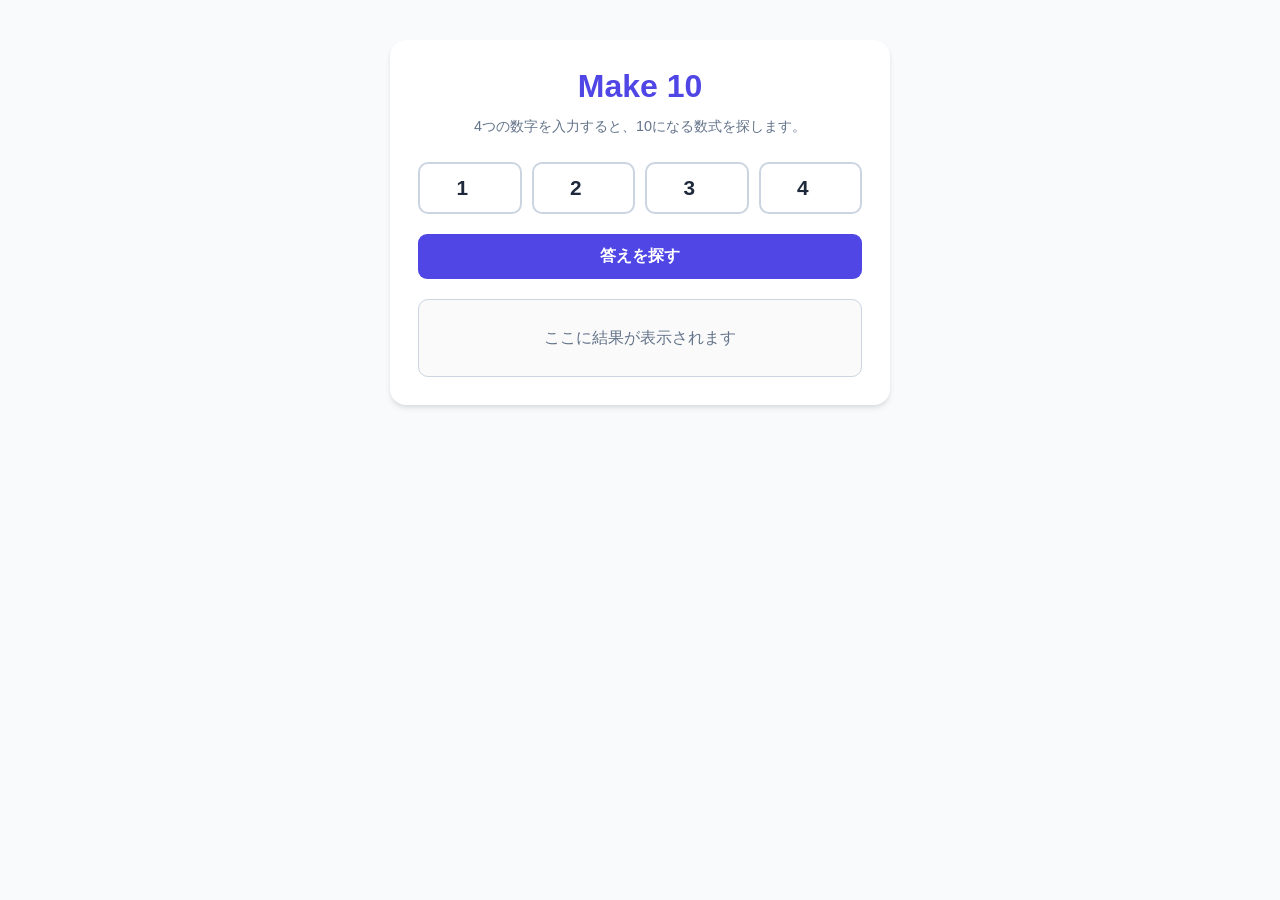
<file: index.html>
<!DOCTYPE html>
<html lang="ja">

<head>
    <meta charset="UTF-8">
    <meta name="viewport" content="width=device-width, initial-scale=1.0">

    <title>Make 10</title>

    <link rel="stylesheet" href="style.css">
</head>

<body>

    <div class="container">

        <h1>Make 10</h1>

        <p class="subtitle">
            4つの数字を入力すると、10になる数式を探します。
        </p>

        <div class="input-group">
            <input type="number" id="s1" min="0" max="9" value="1">
            <input type="number" id="s2" min="0" max="9" value="2">
            <input type="number" id="s3" min="0" max="9" value="3">
            <input type="number" id="s4" min="0" max="9" value="4">
        </div>

        <button class="btn" onclick="searchAnswers()">
            答えを探す
        </button>

        <div class="answer-list" id="answer-list">
            <div class="empty-hint">
                ここに結果が表示されます
            </div>
        </div>

    </div>

    <!-- 計算・探索処理 -->
    <script src="solver.js"></script>

    <!-- 画面操作 -->
    <script src="app.js"></script>

</body>

</html>
</file>
<file: style.css>
:root {
  --primary: #4f46e5;
  --primary-hover: #4338ca;
  --bg-color: #f8fafc;
  --card-bg: #ffffff;
  --text-color: #1e293b;
  --gray: #64748b;
  --border: #cbd5e1;
}

* {
  box-sizing: border-box;
}

body {
  font-family: "Helvetica Neue", Arial, sans-serif;
  background-color: var(--bg-color);
  color: var(--text-color);
  margin: 0;
  padding: 20px;

  display: flex;
  justify-content: center;
  align-items: flex-start;

  min-height: 100vh;
}

.container {
  width: 100%;
  max-width: 500px;

  background: var(--card-bg);

  padding: 28px;
  margin-top: 20px;

  border-radius: 16px;

  box-shadow:
    0 4px 6px -1px rgba(0, 0, 0, 0.1),
    0 2px 4px -1px rgba(0, 0, 0, 0.06);
}

h1 {
  text-align: center;

  color: var(--primary);

  margin: 0 0 10px;

  font-size: 2rem;
}

.subtitle {
  text-align: center;

  color: var(--gray);

  font-size: 0.9rem;

  line-height: 1.6;

  margin: 0 0 24px;
}

/* =========================
   数字入力
   ========================= */

.input-group {
  display: grid;
  grid-template-columns: repeat(4, 1fr);

  gap: 10px;

  margin-bottom: 15px;
}

.input-group input {
  width: 100%;

  padding: 12px 8px;

  font-size: 1.3rem;
  font-weight: bold;

  border: 2px solid var(--border);
  border-radius: 10px;

  text-align: center;

  color: var(--text-color);
  background: #fff;

  outline: none;

  transition:
    border-color 0.2s,
    box-shadow 0.2s;
}

.input-group input:focus {
  border-color: var(--primary);

  box-shadow: 0 0 0 3px rgba(79, 70, 229, 0.12);
}

/* =========================
   ボタン
   ========================= */

.btn {
  width: 100%;

  padding: 12px 20px;

  margin-top: 5px;

  background-color: var(--primary);
  color: white;

  border: none;
  border-radius: 9px;

  font-size: 1rem;
  font-weight: bold;

  cursor: pointer;

  transition:
    background-color 0.2s,
    transform 0.1s;
}

.btn:hover {
  background-color: var(--primary-hover);
}

.btn:active {
  transform: scale(0.98);
}

/* =========================
   解答一覧
   ========================= */

.answer-list {
  margin-top: 20px;

  border: 1px solid var(--border);
  border-radius: 10px;

  background: #fafafa;

  overflow: hidden;
}

.answer-header {
  padding: 14px 16px;

  background: #f1f5f9;

  border-bottom: 1px solid var(--border);

  font-weight: bold;

  text-align: center;
}

.answer-items {
  max-height: 350px;

  overflow-y: auto;
}

.answer-item {
  padding: 11px 16px;

  border-bottom: 1px solid #e2e8f0;

  background: white;

  font-family: "Courier New", monospace;

  font-size: 1.1rem;

  text-align: center;
}

.answer-item:last-child {
  border-bottom: none;
}

.empty-hint {
  color: var(--gray);

  text-align: center;

  padding: 25px 15px;

  line-height: 1.6;
}

.no-answer {
  color: var(--gray);

  text-align: center;

  padding: 25px 15px;

  line-height: 1.6;
}

/* =========================
   スマホ
   ========================= */

@media (max-width: 400px) {
  body {
    padding: 12px;
  }

  .container {
    padding: 20px;
    margin-top: 10px;
  }

  h1 {
    font-size: 1.7rem;
  }

  .input-group {
    gap: 7px;
  }

  .input-group input {
    font-size: 1.15rem;
    padding: 11px 5px;
  }
}
/* 検索結果 */
.search-result {
  margin: 20px 0 15px;
  padding: 15px;
  border-radius: 10px;
  background: #eaf8ee;
  color: #27ae60;
  font-weight: bold;
  text-align: center;
}

/* 答え一覧 */
.answer-area {
  margin-top: 15px;
}

/* 答えの件数 */
.answer-count {
  margin-bottom: 10px;
  font-weight: bold;
  text-align: center;
}

/* 答え */
.answer-item {
  padding: 12px 15px;
  margin-bottom: 8px;
  border-radius: 8px;
  background: #f5f5f5;
  font-size: 18px;
  text-align: center;
}
</file>
